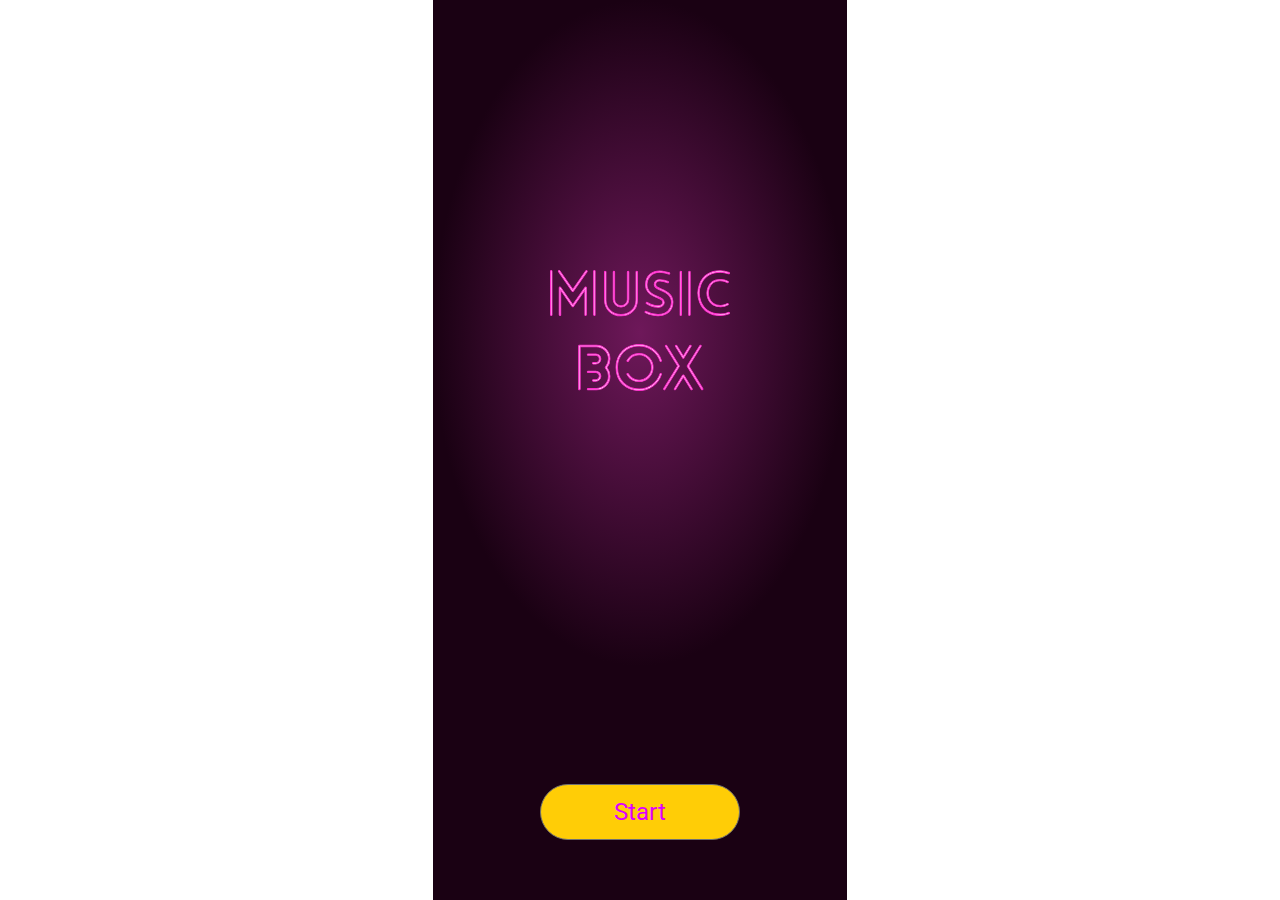
<file: index.html>
<!DOCTYPE html>
<html lang="ko">
<head>
  <meta charset="UTF-8">
  <meta http-equiv="X-UA-Compatible" content="IE=edge">
  <meta name="viewport" content="width=device-width, initial-scale=1.0">
  <title>뮤직박스 - 시작(landing)</title>
  <link rel="stylesheet" href="css/reset.css">
  <link rel="stylesheet" href="css/common.css">
  <link rel="stylesheet" href="css/landing.css">
<script src="https://code.jquery.com/jquery-3.6.0.min.js"></script>
<script>
  $(function(){
    setInterval(goNext,5000);
    $('button').on('click',goNext);
    function goNext(){
      location.href = 'tutorial1.html';
    }
  });
</script>
</head>
<body>
  <div id="wrap">
    <header>
      <h1 class="tac"><img src="img/ms.svg" alt="music box"></h1>
    </header>
    <section>
      <h2 class="hide">start 버튼을 클릭하거나 5초 뒤에 다음 페이지로 이동합니다. </h2>
      <p class="tac"><button>Start</button></p>
    </section>
    <footer>
      <p class="hide">copyright &copy; MUSIC BOX since 2021.9</p>
    </footer>
  </div>
</body>
</html>
</file>
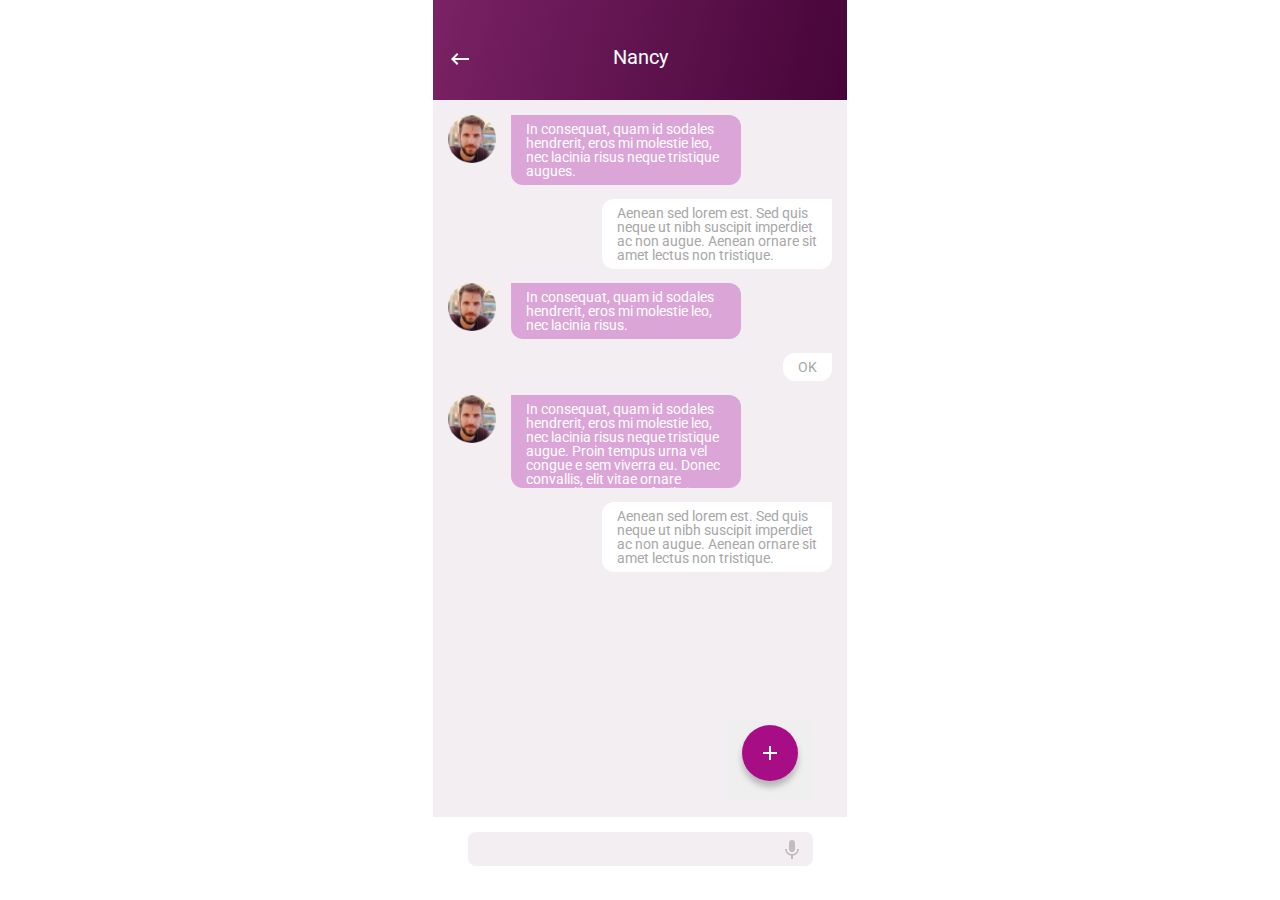
<file: chat1.html>
<!DOCTYPE html>
<html lang="ko">

<head>
  <meta charset="UTF-8">
  <meta http-equiv="X-UA-Compatible" content="IE=edge">
  <meta name="viewport" content="width=device-width, initial-scale=1.0">
  <title>뮤직박스 - 친구와 대화</title>
  <link rel="stylesheet" href="css/reset.css">
  <link rel="stylesheet" href="css/common.css">
  <link rel="stylesheet" href="css/main.css">
  <link rel="stylesheet" href="css/chat.css">
  <script src="https://code.jquery.com/jquery-3.6.0.min.js"></script>
  <script src="js/common.js"></script>
  <script src="js/chat.js"></script>

</head>

<body>
  <div id="wrap">
    <header>
      <h1 class="tac">Nancy</h1>
      <button class="btn-back"><img src="img5/ic-back.svg" alt="뒤로가기"></button>
    </header>
    <section>
      <h2 class="hide">친구와 대화</h2>
      <ul class="chat-list">
        <li class="you">
          <img src="img4/fr1.png" alt="Nancy">
          <p>In consequat, quam id sodales hendrerit, eros mi molestie leo, nec lacinia risus neque tristique augues.
          </p>
        </li>
        <li class="me">
          <p> Aenean sed lorem est. Sed quis neque ut nibh suscipit imperdiet ac non augue. Aenean ornare sit
            amet lectus non tristique.</p>
        </li>
        <li class="you">
          <img src="img4/fr1.png" alt="Nancy">
          <p>In consequat, quam id sodales hendrerit, eros mi molestie leo, nec lacinia risus.</p>
        </li>
        <li class="me">
          <p>OK</p>
        </li>
        <li class="you">
          <img src="img4/fr1.png" alt="Nancy">
          <p>In consequat, quam id sodales hendrerit, eros mi molestie leo, nec lacinia risus neque tristique augue.
            Proin tempus urna vel congue e sem viverra eu. Donec convallis, elit vitae ornare cursus, libero purus
            facilisis felis, a volutpat metus tortor bibendum elit. Integer nec mi eleifend, fermentum lorem vitae,
            finibus neque. Cras accumsan pretium dignissim. Curabitur a orci lorem. Phasellus tempor dolor vel odio
            efficitur, ac sollicitudin ipsum feugiat. Proin feugiat aliquet turpis, et rhoncus nibh elementum quis.</p>
        </li>
        <li class="me">
          <p>Aenean sed lorem est. Sed quis neque ut nibh suscipit imperdiet ac non augue. Aenean ornare sit
            amet lectus non tristique. </p>
        </li>
      </ul>
      <div id="add">
        <div class="in-add">
          <button class="btn-add"><img src="img5/btn-float-act.svg" alt="친구초대"></button>
          <ul>
            <li><a href="#"><img src="img4/fr2.png" alt="친구2"></a></li>
            <li><a href="#"><img src="img4/fr3.png" alt="친구3"></a></li>
            <li><a href="#"><img src="img4/fr4.png" alt="친구4"></a></li>
          </ul>
        </div>
      </div>
      <div class="input">
        <form>
          <label for="message" class="hide">메시지 입력</label>
          <input type="text" id="message" name="mymessage">
          <button class="btn-mic" type="button"><img src="img5/ic-mic.svg" alt="음성입력"></button>
        </form>
      </div>
    </section>
    <footer>
      <p class="hide">copyright &copy; MUSIC BOX since 2021.9</p>
    </footer>
  </div>
</body>

</html>
</file>
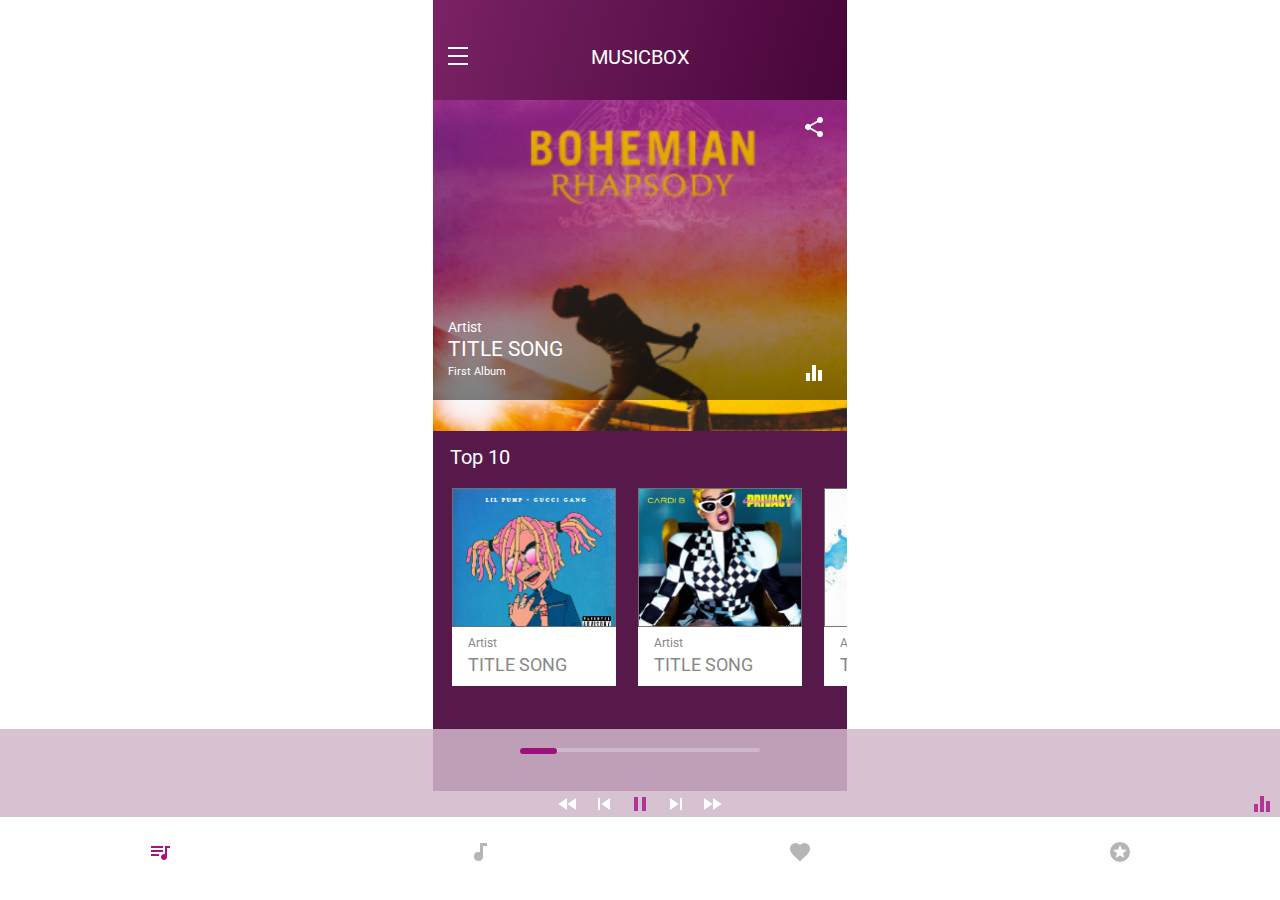
<file: content1.html>
<!DOCTYPE html>
<html lang="ko">

<head>
  <meta charset="UTF-8">
  <meta http-equiv="X-UA-Compatible" content="IE=edge">
  <meta name="viewport" content="width=device-width, initial-scale=1.0">
  <title>뮤직박스 - 메인</title>
  <link rel="stylesheet" href="css/reset.css">
  <link rel="stylesheet" href="css/common.css">
  <link rel="stylesheet" href="css/main.css">
  <link rel="stylesheet" href="css/contents.css">
  <script src="https://code.jquery.com/jquery-3.6.0.min.js"></script>
  <script src="js/common.js"></script>
  <script src="https://raw.githubusercontent.com/tobia/Pause/master/jquery.pause.js"></script>
  <script src="js/mpaly.js"></script>
  <script src="js/share.js"></script>
</head>

<body>
  <div id="wrap">
    <header>
      <h1 class="tac">MUSICBOX</h1>
      <button class="btn-menu"><img src="img/ic-menu.svg" alt="전체메뉴보기"></button>
      <nav id="gnb">
        <ul>
          <li><a href="main.html">홈</a></li>
          <li><a href="#">내정보</a></li>
          <li><a href="#">플레이 리스트</a></li>
        </ul>
      </nav>
    </header>
    <section>
      <h2 class="hide">앨범 상세보기</h2>
      <div class="detail">
        <img src="img/hit-1.png" alt="앨범1">
        <div class="txtBox">
          <p class="a-name">Artist</p>
          <p class="a-tit">TITLE SONG</p>
          <p class="a-name2">First Album</p>
        </div>
        <button class="btn-share"><img src="img3/share.svg" alt="공유하기"></button>
        <button class="btn-vol"><img src="img3/baseline-equalizer-24px.svg" alt="음향조절"></button>
      </div>
    </section>
    <section>
      <h2>Top 10</h2>
      <div class="wrap">
        <ul class="top_list">
          <li><a href="#">
              <div class="img_box"><img src="img/top-1.png" alt="앨범1"></div>
              <div class="txt_box">
                <p class="a-name">Artist</p>
                <p class="a-tit">TITLE SONG</p>
              </div>
            </a>
          </li>
          <li><a href="#">
              <div class="img_box"><img src="img/top-2.png" alt="앨범2"></div>
              <div class="txt_box">
                <p class="a-name">Artist</p>
                <p class="a-tit">TITLE SONG</p>
              </div>
            </a>
          </li>
          <li><a href="#">
              <div class="img_box"><img src="img/top-3.png" alt="앨범3"></div>
              <div class="txt_box">
                <p class="a-name">Artist</p>
                <p class="a-tit">TITLE SONG</p>
              </div>
            </a>
          </li>
          <li><a href="#">
              <div class="img_box"><img src="img/top-4.png" alt="앨범4"></div>
              <div class="txt_box">
                <p class="a-name">Artist</p>
                <p class="a-tit">TITLE SONG</p>
              </div>
            </a>
          </li>
        </ul>
      </div>
    </section>
    <div class="music-controls">
      <div class="progress">
        <div class="progressbar"></div></div>
        <ul>
          <li><button class="btn_rewind"><img src="img3/fast_rewind.svg" alt="빨리감기"></button></li>
          <li><button class="btn_skip"><img src="img3/baseline-skip_previous-24px.svg" alt="뒤로가기"></button></li>
          <li><button class="btn_pause"><img src="img3/pause.svg" alt="일시정지"></button></li>
          <li><button class="btn_next"><img src="img3/skip_next.svg" alt="앞으로가기"></button></li>
          <li><button class="btn_forward"><img src="img3/fast_forward.svg" alt="건너뛰기"></button></li>
          <li><button class="btn_equalizer"><img src="img3/baseline-equalizer-24px-1.svg" alt="음향조절"></button></li>
        </ul>
      
    </div>
    <nav id="tab">
      <ul>
        <li><a href="main.html"><img src="img/ic-music1.svg" alt="재생목록"></a></li>
        <li><a href="#"><img src="img/ic-music2.svg" alt="음악듣기"></a></li>
        <li><a href="#"><img src="img/ic-music3.svg" alt="관심목록"></a></li>
        <li><a href="#"><img src="img/ic-music4.svg" alt="베스트"></a></li>
      </ul>
    </nav>
    <div id="friend-list" class="modal">
      <div class="list-wrap">
        <button class="close"><img src="img3/x.svg" alt="닫기"></button>
        <form><label for="search">
          <input type="text" id="search"></label>
          <button type="button" class="search" ><img src="img3/search.svg" alt="검색"></button>
        </form>
<div id="fr-ul">  <!-- jq로 load() -->

</div>
      </div>
    </div>
    <footer>
      <p class="hide">copyright &copy; MUSIC BOX since 2021.9</p>
    </footer>
  </div>
</body>

</html>
</file>
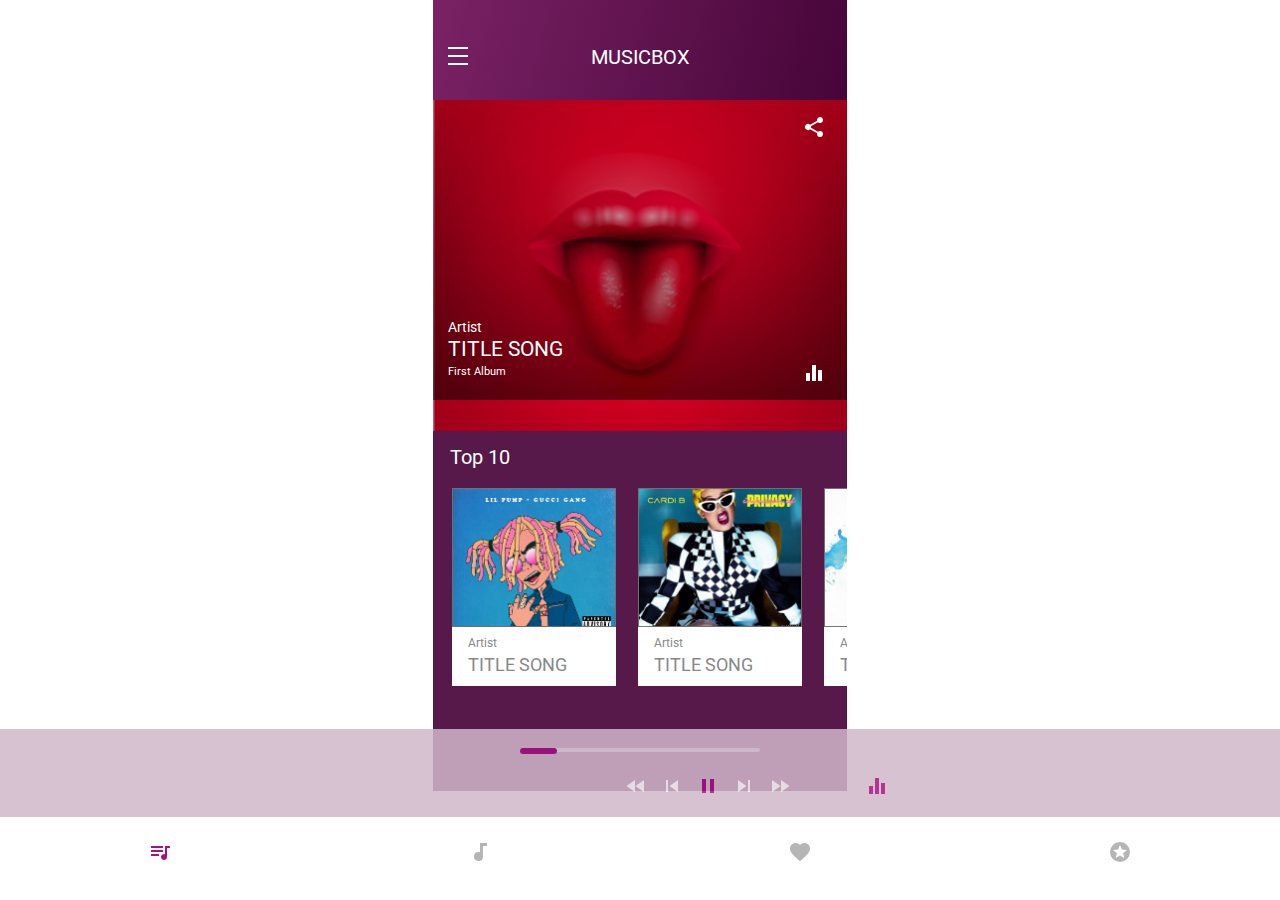
<file: content2.html>
<!DOCTYPE html>
<html lang="ko">

<head>
  <meta charset="UTF-8">
  <meta http-equiv="X-UA-Compatible" content="IE=edge">
  <meta name="viewport" content="width=device-width, initial-scale=1.0">
  <title>뮤직박스 - 메인</title>
  <link rel="stylesheet" href="css/reset.css">
  <link rel="stylesheet" href="css/common.css">
  <link rel="stylesheet" href="css/main.css">
  <link rel="stylesheet" href="css/contents.css">
  <script src="https://code.jquery.com/jquery-3.6.0.min.js"></script>
  <script src="js/common.js"></script>
  <script src="https://raw.githubusercontent.com/tobia/Pause/master/jquery.pause.js"></script>
  <script src="js/mpaly.js"></script>
  <script src="js/share.js"></script>
</head>

<body>
  <div id="wrap">
    <header>
      <h1 class="tac">MUSICBOX</h1>
      <button class="btn-menu"><img src="img/ic-menu.svg" alt="전체메뉴보기"></button>
      <nav id="gnb">
        <ul>
          <li><a href="main.html">홈</a></li>
          <li><a href="#">내정보</a></li>
          <li><a href="#">플레이 리스트</a></li>
        </ul>
      </nav>
    </header>
    <section>
      <h2 class="hide">앨범 상세보기</h2>
      <div class="detail">
        <img src="img/hit-2.png" alt="앨범1">
        <div class="txtBox">
          <p class="a-name">Artist</p>
          <p class="a-tit">TITLE SONG</p>
          <p class="a-name2">First Album</p>
        </div>
        <button class="btn-share"><img src="img3/share.svg" alt="공유하기"></button>
        <button class="btn-vol"><img src="img3/baseline-equalizer-24px.svg" alt="음향조절"></button>
      </div>
    </section>
    <section>
      <h2>Top 10</h2>
      <div class="wrap">
        <ul class="top_list">
          <li><a href="#">
              <div class="img_box"><img src="img/top-1.png" alt="앨범1"></div>
              <div class="txt_box">
                <p class="a-name">Artist</p>
                <p class="a-tit">TITLE SONG</p>
              </div>
            </a>
          </li>
          <li><a href="#">
              <div class="img_box"><img src="img/top-2.png" alt="앨범2"></div>
              <div class="txt_box">
                <p class="a-name">Artist</p>
                <p class="a-tit">TITLE SONG</p>
              </div>
            </a>
          </li>
          <li><a href="#">
              <div class="img_box"><img src="img/top-3.png" alt="앨범3"></div>
              <div class="txt_box">
                <p class="a-name">Artist</p>
                <p class="a-tit">TITLE SONG</p>
              </div>
            </a>
          </li>
          <li><a href="#">
              <div class="img_box"><img src="img/top-4.png" alt="앨범4"></div>
              <div class="txt_box">
                <p class="a-name">Artist</p>
                <p class="a-tit">TITLE SONG</p>
              </div>
            </a>
          </li>
        </ul>
      </div>
    </section>
    <div class="music-controls">
      <div class="progress">
        <div class="progressbar"></div>
        <ul>
          <li><button class="btn_rewind"><img src="img3/fast_rewind.svg" alt="빨리감기"></button></li>
          <li><button class="btn_skip"><img src="img3/baseline-skip_previous-24px.svg" alt="뒤로가기"></button></li>
          <li><button class="btn_pause"><img src="img3/pause.svg" alt="일시정지"></button></li>
          <li><button class="btn_next"><img src="img3/skip_next.svg" alt="앞으로가기"></button></li>
          <li><button class="btn_forward"><img src="img3/fast_forward.svg" alt="건너뛰기"></button></li>
          <li><button class="btn_equalizer"><img src="img3/baseline-equalizer-24px-1.svg" alt="음향조절"></button></li>
        </ul>
      </div>
    </div>
    <nav id="tab">
      <ul>
        <li><a href="main.html"><img src="img/ic-music1.svg" alt="재생목록"></a></li>
        <li><a href="#"><img src="img/ic-music2.svg" alt="음악듣기"></a></li>
        <li><a href="#"><img src="img/ic-music3.svg" alt="관심목록"></a></li>
        <li><a href="#"><img src="img/ic-music4.svg" alt="베스트"></a></li>
      </ul>
    </nav>
    <div id="friend-list" class="modal">
      <div class="list-wrap">
        <button class="close"><img src="img3/x.svg" alt="닫기"></button>
        <form><label for="search">
          <input type="text" id="search"></label>
          <button type="button" class="search" ><img src="img3/search.svg" alt="검색"></button>
        </form>
        <div id="fr-ul">
  
        </div>
      </div>
    </div>
    <footer>
      <p class="hide">copyright &copy; MUSIC BOX since 2021.9</p>
    </footer>
  </div>
</body>

</html>
</file>
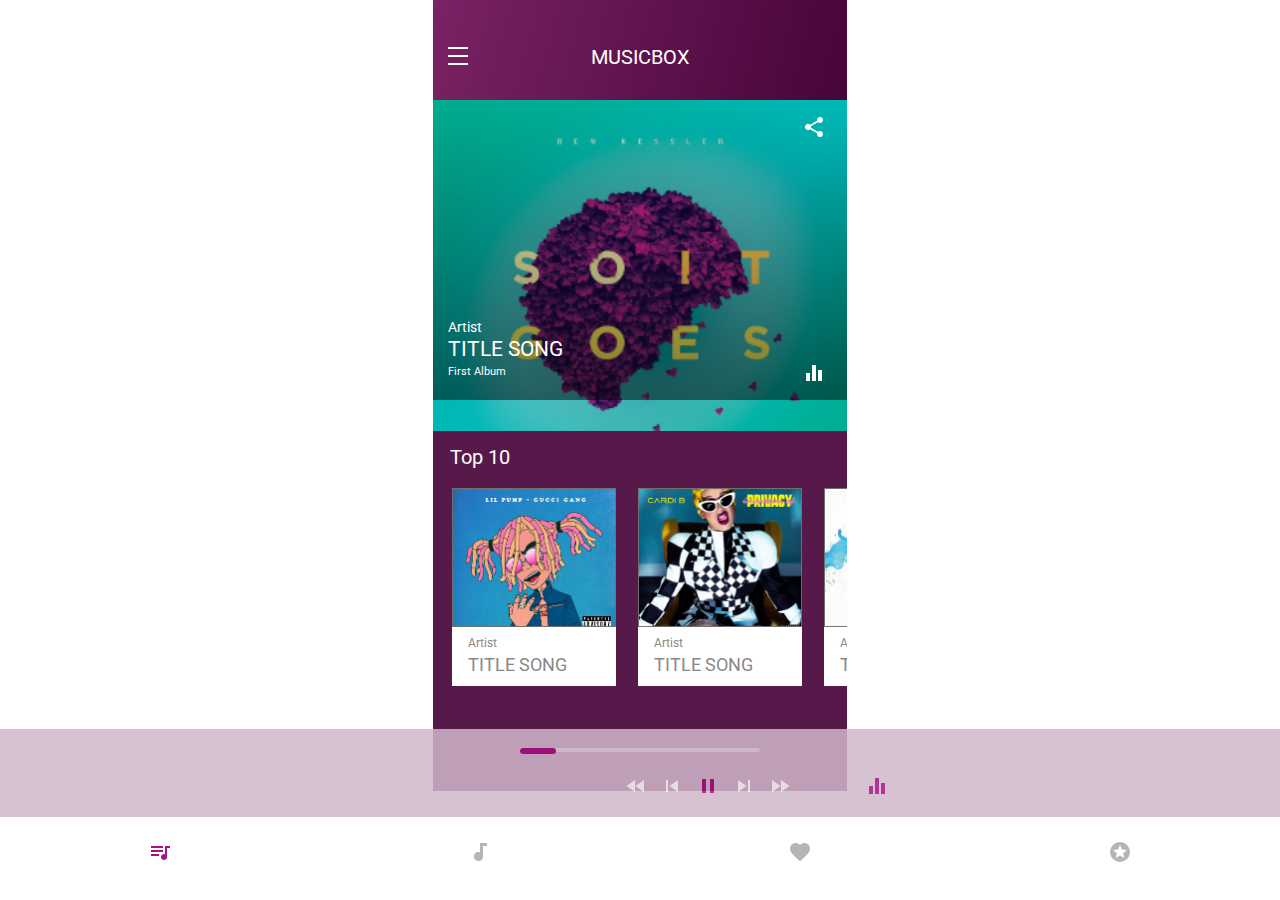
<file: content3.html>
<!DOCTYPE html>
<html lang="ko">

<head>
  <meta charset="UTF-8">
  <meta http-equiv="X-UA-Compatible" content="IE=edge">
  <meta name="viewport" content="width=device-width, initial-scale=1.0">
  <title>뮤직박스 - 메인</title>
  <link rel="stylesheet" href="css/reset.css">
  <link rel="stylesheet" href="css/common.css">
  <link rel="stylesheet" href="css/main.css">
  <link rel="stylesheet" href="css/contents.css">
  <script src="https://code.jquery.com/jquery-3.6.0.min.js"></script>
  <script src="js/common.js"></script>
  <script src="https://raw.githubusercontent.com/tobia/Pause/master/jquery.pause.js"></script>
  <script src="js/mpaly.js"></script>
  <script src="js/share.js"></script>

</head>

<body>
  <div id="wrap">
    <header>
      <h1 class="tac">MUSICBOX</h1>
      <button class="btn-menu"><img src="img/ic-menu.svg" alt="전체메뉴보기"></button>
      <nav id="gnb">
        <ul>
          <li><a href="main.html">홈</a></li>
          <li><a href="#">내정보</a></li>
          <li><a href="#">플레이 리스트</a></li>
        </ul>
      </nav>
    </header>
    <section>
      <h2 class="hide">앨범 상세보기</h2>
      <div class="detail">
        <img src="img/hit-3.png" alt="앨범1">
        <div class="txtBox">
          <p class="a-name">Artist</p>
          <p class="a-tit">TITLE SONG</p>
          <p class="a-name2">First Album</p>
        </div>
        <button class="btn-share"><img src="img3/share.svg" alt="공유하기"></button>
        <button class="btn-vol"><img src="img3/baseline-equalizer-24px.svg" alt="음향조절"></button>
      </div>
    </section>
    <section>
      <h2>Top 10</h2>
      <div class="wrap">
        <ul class="top_list">
          <li><a href="#">
              <div class="img_box"><img src="img/top-1.png" alt="앨범1"></div>
              <div class="txt_box">
                <p class="a-name">Artist</p>
                <p class="a-tit">TITLE SONG</p>
              </div>
            </a>
          </li>
          <li><a href="#">
              <div class="img_box"><img src="img/top-2.png" alt="앨범2"></div>
              <div class="txt_box">
                <p class="a-name">Artist</p>
                <p class="a-tit">TITLE SONG</p>
              </div>
            </a>
          </li>
          <li><a href="#">
              <div class="img_box"><img src="img/top-3.png" alt="앨범3"></div>
              <div class="txt_box">
                <p class="a-name">Artist</p>
                <p class="a-tit">TITLE SONG</p>
              </div>
            </a>
          </li>
          <li><a href="#">
              <div class="img_box"><img src="img/top-4.png" alt="앨범4"></div>
              <div class="txt_box">
                <p class="a-name">Artist</p>
                <p class="a-tit">TITLE SONG</p>
              </div>
            </a>
          </li>
        </ul>
      </div>
    </section>
    <div class="music-controls">
      <div class="progress">
        <div class="progressbar"></div>
        <ul>
          <li><button class="btn_rewind"><img src="img3/fast_rewind.svg" alt="빨리감기"></button></li>
          <li><button class="btn_skip"><img src="img3/baseline-skip_previous-24px.svg" alt="뒤로가기"></button></li>
          <li><button class="btn_pause"><img src="img3/pause.svg" alt="일시정지"></button></li>
          <li><button class="btn_next"><img src="img3/skip_next.svg" alt="앞으로가기"></button></li>
          <li><button class="btn_forward"><img src="img3/fast_forward.svg" alt="건너뛰기"></button></li>
          <li><button class="btn_equalizer"><img src="img3/baseline-equalizer-24px-1.svg" alt="음향조절"></button></li>
        </ul>
      </div>
    </div>
    <nav id="tab">
      <ul>
        <li><a href="main.html"><img src="img/ic-music1.svg" alt="재생목록"></a></li>
        <li><a href="#"><img src="img/ic-music2.svg" alt="음악듣기"></a></li>
        <li><a href="#"><img src="img/ic-music3.svg" alt="관심목록"></a></li>
        <li><a href="#"><img src="img/ic-music4.svg" alt="베스트"></a></li>
      </ul>
    </nav>
    <div id="friend-list" class="modal">
      <div class="list-wrap">
        <button class="close"><img src="img3/x.svg" alt="닫기"></button>
        <form><label for="search">
          <input type="text" id="search"></label>
          <button type="button" class="search" ><img src="img3/search.svg" alt="검색"></button>
        </form>
        <div id="fr-ul">
  
        </div>
      </div>
    </div>
    <footer>
      <p class="hide">copyright &copy; MUSIC BOX since 2021.9</p>
    </footer>
  </div>
</body>

</html>
</file>
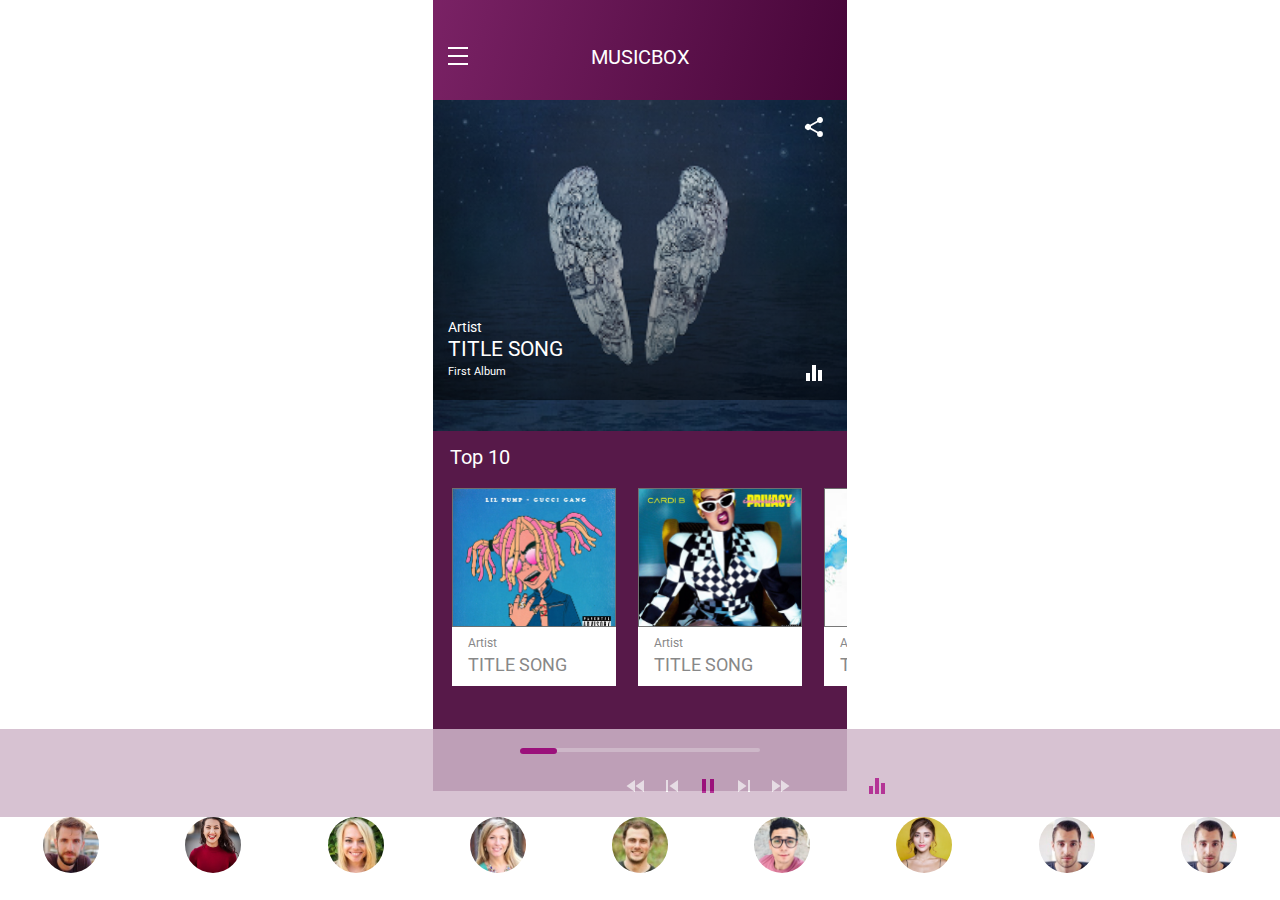
<file: content4.html>
<!DOCTYPE html>
<html lang="ko">

<head>
  <meta charset="UTF-8">
  <meta http-equiv="X-UA-Compatible" content="IE=edge">
  <meta name="viewport" content="width=device-width, initial-scale=1.0">
  <title>뮤직박스 - 메인</title>
  <link rel="stylesheet" href="css/reset.css">
  <link rel="stylesheet" href="css/common.css">
  <link rel="stylesheet" href="css/main.css">
  <link rel="stylesheet" href="css/contents.css">
  <script src="https://code.jquery.com/jquery-3.6.0.min.js"></script>
  <script src="js/common.js"></script>
  <script src="https://raw.githubusercontent.com/tobia/Pause/master/jquery.pause.js"></script>
  <script src="js/mpaly.js"></script>
  <script src="js/share.js"></script>

</head>

<body>
  <div id="wrap">
    <header>
      <h1 class="tac">MUSICBOX</h1>
      <button class="btn-menu"><img src="img/ic-menu.svg" alt="전체메뉴보기"></button>
      <nav id="gnb">
        <ul>
          <li><a href="main.html">홈</a></li>
          <li><a href="#">내정보</a></li>
          <li><a href="#">플레이 리스트</a></li>
        </ul>
      </nav>
    </header>
    <section>
      <h2 class="hide">앨범 상세보기</h2>
      <div class="detail">
        <img src="img/hit-4.png" alt="앨범1">
        <div class="txtBox">
          <p class="a-name">Artist</p>
          <p class="a-tit">TITLE SONG</p>
          <p class="a-name2">First Album</p>
        </div>
        <button class="btn-share"><img src="img3/share.svg" alt="공유하기"></button>
        <button class="btn-vol"><img src="img3/baseline-equalizer-24px.svg" alt="음향조절"></button>
      </div>
    </section>
    <section>
      <h2>Top 10</h2>
      <div class="wrap">
        <ul class="top_list">
          <li><a href="#">
              <div class="img_box"><img src="img/top-1.png" alt="앨범1"></div>
              <div class="txt_box">
                <p class="a-name">Artist</p>
                <p class="a-tit">TITLE SONG</p>
              </div>
            </a>
          </li>
          <li><a href="#">
              <div class="img_box"><img src="img/top-2.png" alt="앨범2"></div>
              <div class="txt_box">
                <p class="a-name">Artist</p>
                <p class="a-tit">TITLE SONG</p>
              </div>
            </a>
          </li>
          <li><a href="#">
              <div class="img_box"><img src="img/top-3.png" alt="앨범3"></div>
              <div class="txt_box">
                <p class="a-name">Artist</p>
                <p class="a-tit">TITLE SONG</p>
              </div>
            </a>
          </li>
          <li><a href="#">
              <div class="img_box"><img src="img/top-4.png" alt="앨범4"></div>
              <div class="txt_box">
                <p class="a-name">Artist</p>
                <p class="a-tit">TITLE SONG</p>
              </div>
            </a>
          </li>
        </ul>
      </div>
    </section>
    <div class="music-controls">
      <div class="progress">
        <div class="progressbar"></div>
        <ul>
          <li><button class="btn_rewind"><img src="img3/fast_rewind.svg" alt="빨리감기"></button></li>
          <li><button class="btn_skip"><img src="img3/baseline-skip_previous-24px.svg" alt="뒤로가기"></button></li>
          <li><button class="btn_pause"><img src="img3/pause.svg" alt="일시정지"></button></li>
          <li><button class="btn_next"><img src="img3/skip_next.svg" alt="앞으로가기"></button></li>
          <li><button class="btn_forward"><img src="img3/fast_forward.svg" alt="건너뛰기"></button></li>
          <li><button class="btn_equalizer"><img src="img3/baseline-equalizer-24px-1.svg" alt="음향조절"></button></li>
        </ul>
      </div>
    </div>
    <nav id="tab">
      <div id="fr-ul">
  
      </div>
    </nav>
    <div id="friend-list" class="modal">
      <div class="list-wrap">
        <button class="close"><img src="img3/x.svg" alt="닫기"></button>
        <form><label for="search">
          <input type="text" id="search"></label>
          <button type="button" class="search" ><img src="img3/search.svg" alt="검색"></button>
        </form>
        
      </div>
    </div>
    <footer>
      <p class="hide">copyright &copy; MUSIC BOX since 2021.9</p>
    </footer>
  </div>
</body>

</html>
</file>
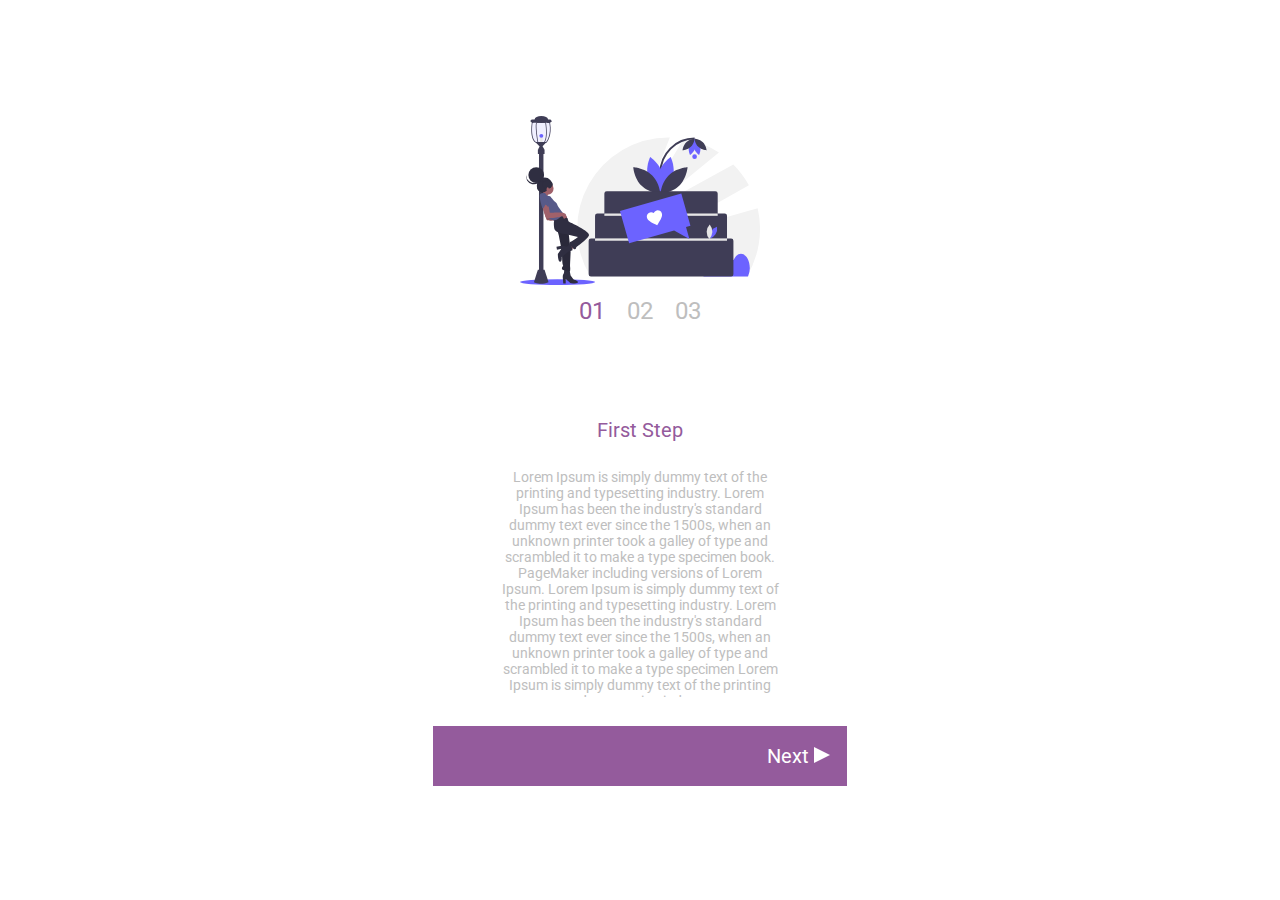
<file: tutorial1.html>
<!DOCTYPE html>
<html lang="ko">
<head>
  <meta charset="UTF-8">
  <meta http-equiv="X-UA-Compatible" content="IE=edge">
  <meta name="viewport" content="width=device-width, initial-scale=1.0">
  <title>뮤직박스 - 튜토리얼1</title>
  <link rel="stylesheet" href="css/reset.css">
  <link rel="stylesheet" href="css/common.css">
  <link rel="stylesheet" href="css/tuto.css">
  <script src="https://code.jquery.com/jquery-3.6.0.min.js"></script>
  <script>
    $(function(){
      
      $('.btn-next').on('click',goNext);
      function goNext(){
        location.href = 'tutorial2.html';
      }
    });
  </script>
</head>
<body>
  <div id="wrap">
    <header>
      <h1 class="hide">뮤직 박스</h1>
    </header>
    <section>
      <div class="cont tac">
        <h2>First Step</h2>
        <div class="desc">
          Lorem Ipsum is simply dummy text of the printing and typesetting industry. Lorem Ipsum has been the industry's standard dummy text ever since the 1500s, when an unknown printer took a galley of type and scrambled it to make a type specimen book. PageMaker including versions of Lorem Ipsum. Lorem Ipsum is simply dummy text of the printing and typesetting industry. Lorem Ipsum has been the industry's standard dummy text ever since the 1500s, when an unknown printer took a galley of type and scrambled it to make a type specimen Lorem Ipsum is simply dummy text of the printing and typesetting industry.
        </div>
      </div>
      <div class="loc tac">
        <img src="img/tuto-1.svg" alt="이미지">
        <ul>
          <li class="act">01</li>
          <li>02</li>
          <li>03</li>
        </ul>
      </div>
      <div class="btns">
        <button class="btn-next">Next <img src="img/ic-next.svg" alt="next"></button>
      </div>
    </section>
    <footer>
      <p class="hide">copyright &copy; MUSIC BOX since 2021.9</p>
    </footer>
  </div>
</body>
</html>
</file>
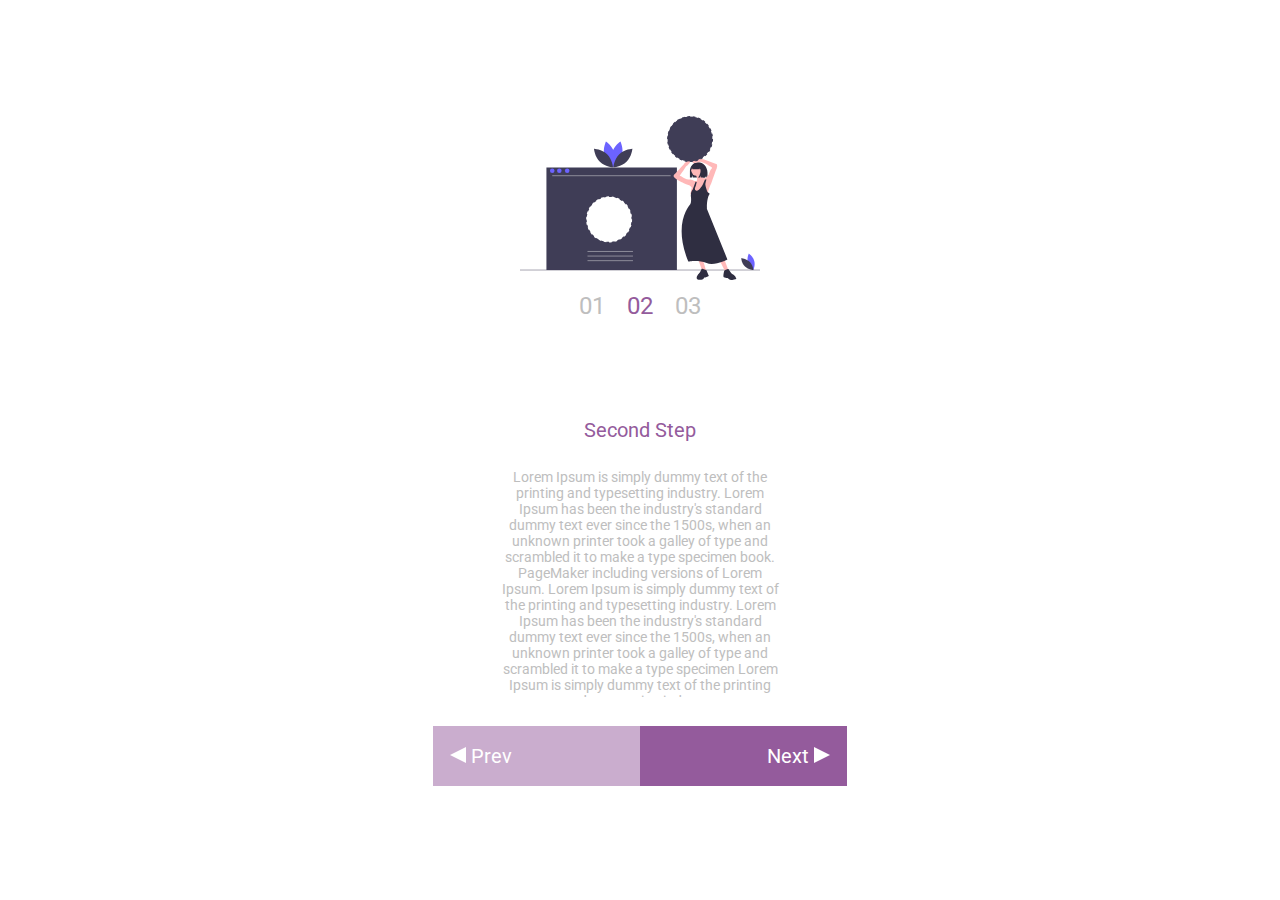
<file: tutorial2.html>
<!DOCTYPE html>
<html lang="ko">
<head>
  <meta charset="UTF-8">
  <meta http-equiv="X-UA-Compatible" content="IE=edge">
  <meta name="viewport" content="width=device-width, initial-scale=1.0">
  <title>뮤직박스 - 튜토리얼2</title>
  <link rel="stylesheet" href="css/reset.css">
  <link rel="stylesheet" href="css/common.css">
  <link rel="stylesheet" href="css/tuto.css">
  <script src="https://code.jquery.com/jquery-3.6.0.min.js"></script>
  <script>
    $(function(){
      
      $('.btn-next').on('click',goNext);
      function goNext(){
        location.href = 'tutorial3.html';
      }

      $('.btn-prev').on('click',goPrev);
      function goPrev(){
        history.go(-1);
      }
    });
  </script>
</head>
<body>
  <div id="wrap">
    <header>
      <h1 class="hide">뮤직 박스</h1>
    </header>
    <section>
      <div class="cont tac">
        <h2>Second Step</h2>
        <div class="desc">
          Lorem Ipsum is simply dummy text of the printing and typesetting industry. Lorem Ipsum has been the industry's standard dummy text ever since the 1500s, when an unknown printer took a galley of type and scrambled it to make a type specimen book. PageMaker including versions of Lorem Ipsum. Lorem Ipsum is simply dummy text of the printing and typesetting industry. Lorem Ipsum has been the industry's standard dummy text ever since the 1500s, when an unknown printer took a galley of type and scrambled it to make a type specimen Lorem Ipsum is simply dummy text of the printing and typesetting industry.
        </div>
      </div>
      <div class="loc tac">
        <img src="img/tuto-2.svg" alt="이미지">
        <ul>
          <li>01</li>
          <li class="act">02</li>
          <li>03</li>
        </ul>
      </div>
      <div class="btns">
        <button class="btn-prev"><img src="img/ic-next.svg" alt="이전으로 가기"> Prev </button>
        <button class="btn-next">Next <img src="img/ic-next.svg" alt="다름으로 가기"></button>
      </div>
    </section>
    <footer>
      <p class="hide">copyright &copy; MUSIC BOX since 2021.9</p>
    </footer>
  </div>
</body>
</html>
</file>
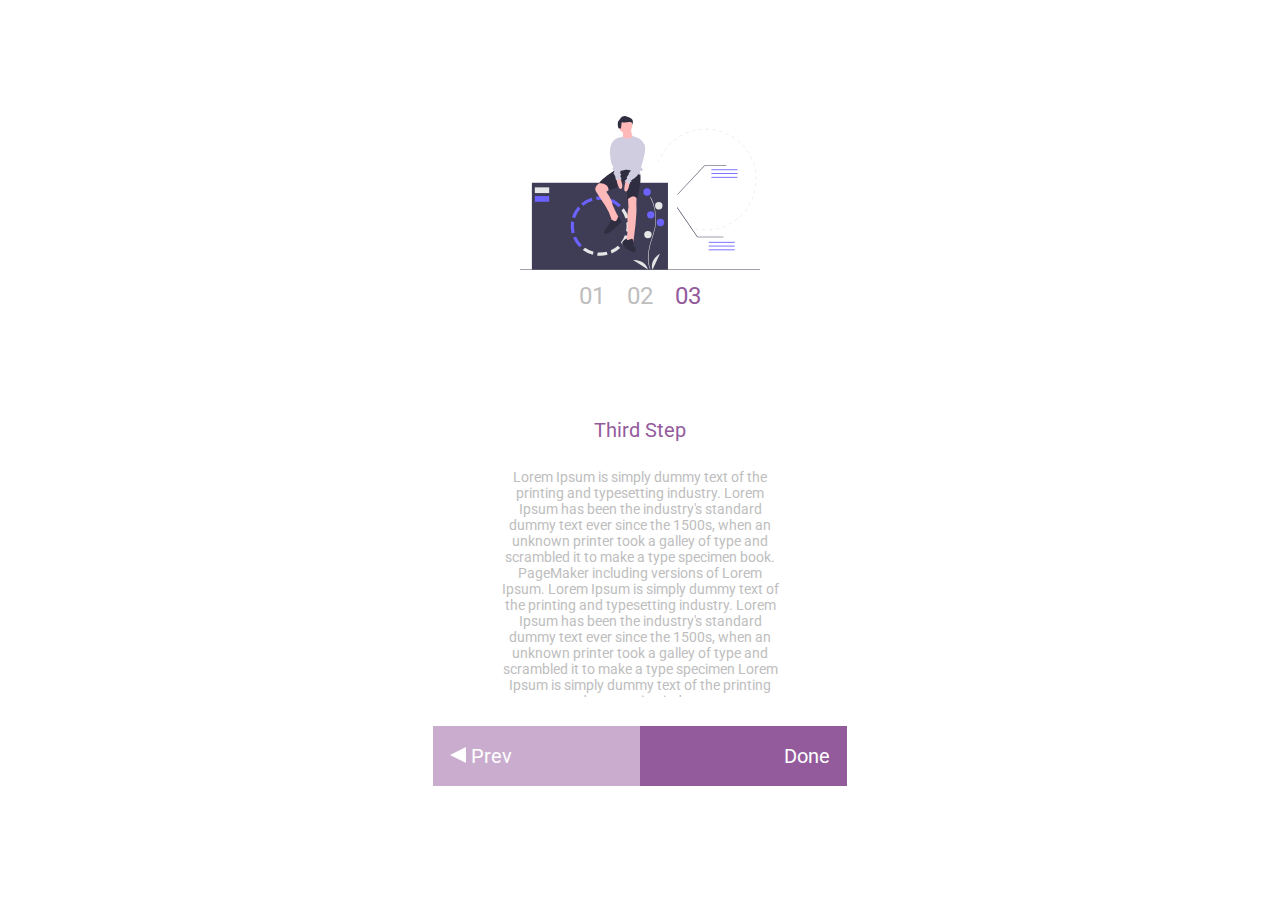
<file: tutorial3.html>
<!DOCTYPE html>
<html lang="ko">
<head>
  <meta charset="UTF-8">
  <meta http-equiv="X-UA-Compatible" content="IE=edge">
  <meta name="viewport" content="width=device-width, initial-scale=1.0">
  <title>뮤직박스 - 튜토리얼3</title>
  <link rel="stylesheet" href="css/reset.css">
  <link rel="stylesheet" href="css/common.css">
  <link rel="stylesheet" href="css/tuto.css">
  <script src="https://code.jquery.com/jquery-3.6.0.min.js"></script>
  <script>
    $(function(){
      
      $('.btn-next').on('click',goNext);
      function goNext(){
        location.href = 'main.html';
      }

      $('.btn-prev').on('click',goPrev);
      function goPrev(){
        history.go(-1);
      }
    });
  </script>
</head>
<body>
  <div id="wrap">
    <header>
      <h1 class="hide">뮤직 박스</h1>
    </header>
    <section>
      <div class="cont tac">
        <h2>Third Step</h2>
        <div class="desc">
          Lorem Ipsum is simply dummy text of the printing and typesetting industry. Lorem Ipsum has been the industry's standard dummy text ever since the 1500s, when an unknown printer took a galley of type and scrambled it to make a type specimen book. PageMaker including versions of Lorem Ipsum. Lorem Ipsum is simply dummy text of the printing and typesetting industry. Lorem Ipsum has been the industry's standard dummy text ever since the 1500s, when an unknown printer took a galley of type and scrambled it to make a type specimen Lorem Ipsum is simply dummy text of the printing and typesetting industry.
        </div>
      </div>
      <div class="loc tac">
        <img src="img/tuto-3.svg" alt="이미지">
        <ul>
          <li>01</li>
          <li>02</li>
          <li class="act">03</li>
        </ul>
      </div>
      <div class="btns">
        <button class="btn-prev"><img src="img/ic-next.svg" alt="이전으로 가기"> Prev </button>
        <button class="btn-next">Done</button>
      </div>
    </section>
    <footer>
      <p class="hide">copyright &copy; MUSIC BOX since 2021.9</p>
    </footer>
  </div>
</body>
</html>
</file>
<file: css/common.css>
@charset "utf-8";
@import url('https://fonts.googleapis.com/css2?family=Roboto:ital,wght@0,100;0,300;0,400;0,500;0,700;0,900;1,100;1,300;1,400;1,500;1,700;1,900&display=swap');

.hide{
  position: absolute;
  width: 0; height: 0;
  overflow: hidden;
}
body{
  font-family: 'Roboto', sans-serif;
}
#wrap{
  /* border: 1px solid red; */
  min-width: 375px;
   margin: auto;
   max-width: 414px;
}

a, button{
  color: inherit;
  font: inherit;
  cursor: pointer;
}
.tac{
  text-align: center;
}
</file>
<file: css/landing.css>
#wrap{
  background: #000 radial-gradient(closest-side at 50% 37%, #6E185A 0%, #1A0113 100%) 0% 0% no-repeat padding-box;
  min-height:100vh;
}
h1{
  padding-top: 270px;
}
section p{
  /* margin-top: 304px; */
  position: absolute; width: 100%;
  left: 0;
  bottom: 60px;
}
section p button{
  width: 200px;
  height: 56px;
  background: #FFCD06;
  border: 1px solid #707070;
  border-radius: 28px;
  color: #DD00FF;
  font-size: 24px;
}
</file>
<file: css/main.css>
header {
  height: 100px;
  background: linear-gradient(105deg, #7A2265, #460538);
  position: relative;
}

header h1 {
  font-size: 20px;
  color: #fff;
  padding-top: 47px;
}

header button {
  position: absolute;
  top: 47px;
  left: 15px;
  background: none;
  border: none;
  padding: 0;
}

header nav {
  display: none;
  background-color: #fff;
  position: absolute;
  top: 80px;
  left: 15px;
  z-index: 10;
  padding: 24px;
}

header nav a {
  background: #eee;
  display: block;
  padding: 15px;
  text-decoration: none;
}

nav a:hover {
  background: #ddd;
}
section{
  background: #571949;
}
section h2{
  font-size: 20px;
  color: #fff;
  padding-top:22px;
  padding-left: 17px;
  padding-bottom: 21px;
}
.top_list {
  display: flex;
  flex-wrap: wrap;
/*   padding-left: 15px; */
padding-bottom: 90px;
justify-content: space-around;
}
.top_list li{
  margin-left: 15px;
  margin-bottom: 15px;
  background-color: #fff;
}
.txt_box{
  padding: 7px 7px 12px 16px;
  color: #888888;
}
.top_list li a{
  text-decoration: none;
}
.a-name{
font-size: 12px;
padding-bottom: 7px;
}
.a-tit{
  font-size: 18px;
}
#tab {
  background-color: #fff;
  height: 83px;
  position: fixed;
  bottom: 0;
  left: 0;
  width: 100%;
}

#tab ul {
display: flex;
min-width: 375px;
  margin: auto;
}

#tab ul li {
  width: 25%;
  text-align: center;
  line-height: 83px;
}
</file>
<file: css/chat.css>
@charset "utf-8";

section {
  background: #F2EEF2;
  min-height: calc(100vh - 100px);
}

section .chat-list {
  padding: 15px;
  box-sizing: border-box;
}

section .chat-list li {
  padding-bottom: 14px;
  display: flex;
  font-size: 14px;
}

section .chat-list li p {
  padding: 7px 15px;
  max-width: 200px;
  max-height: 79px;
  overflow: hidden;
}

section .chat-list li.you {
  color: #fff;
}

section .chat-list li.you img {
  width: 48px;
  height: 48px;
  margin-right: 15px;
}

section .chat-list li.you p {
  background: #DCA5D7;
  border-radius: 0px 12px 12px 12px;
}

section .chat-list li.me {
  justify-content: end;
  color: #A7A7A7;
}

section .chat-list li.me p {
  background-color: #fff;
  border-radius: 12px 0px 12px 12px;
}

#add {
  position: fixed;
  bottom: 100px;
  left: 0;
  width: 100%;
}
#add .in-add{
  width: 345px;
  margin: auto;
  text-align: right;
}
#add .btn-add {
  border: transparent;
}
.btn-add img{transition: .2s;}
.btn-add img.ro{
  transform: rotate(45deg);
}

#add ul {
  display: none;
  position: relative;
  /* border: 1px solid red; */
}

#add ul li {
  position: absolute;
  top: -140px;
  right: 32px;
}

#add ul li:nth-child(2) {
  top: -100px;
  right: 95px;
}

#add ul li:nth-child(3) {
  top: -39px;
  right: 119px;
}

#add ul li img {
  width: 40px;
  height: 40px;
}

.input {
  background-color: #fff;
  height: 83px;
  position: fixed;
  bottom: 0;
  left: 0;
  width: 100%;
}

.input #message {
  width: 345px;
  height: 34px;
  border: transparent;
}

.input form {
  position: relative;
  width: 345px;
  margin: auto;
  margin-top: 15px;
}

.input input {
  width: 100%;
  box-sizing: border-box;
  background: #F2EEF2;
  border-radius: 8px;
}

.input .btn-mic {
  border: transparent;
  background-color: transparent;
  position: absolute;
  top: 5px;
  right: 3px;
}
</file>
<file: css/contents.css>
#wrap{
  overflow: hidden;
  position: relative;
}
.detail {
  position: relative;
  height: 300px;
}

.detail img {
  width: 100%;
}

.detail .txtBox {
  position: absolute;
  bottom: 0;
  left: 0;
  color: #fff;
  width: 100%;
  height: 100%;
  background: linear-gradient(transparent, rgba(0, 0, 0, 0.5));
  padding-top: 220px;
  box-sizing: border-box;
}

.detail .txtBox p {
  padding-left: 15px;
}

.detail .txtBox .a-name {
  font-size: 14px;
  padding-bottom: 0;
}

.detail .txtBox .a-tit {
  font-size: 21px;
  line-height: 1.5;
}

.detail .txtBox .a-name2 {
  font-size: 11px;
}

.detail button {
  position: absolute;
  right: 15px;
  background: transparent;
  border: transparent;
}

.btn-share {
  top: 14px;
}

.btn-vol {
  bottom: 11px
}

/* css로 슬릭기능 만들기(wrap으로 html에서 감싼 후 ) */
.wrap {
  overflow: auto;
}

.top_list {
  width: 180%;
}

.top_list li {
  width: 22%;
}

.top_list img {
  width: 100%;
}

section h2 {
  padding-top: 47px;
}

.music-controls {
  position: fixed;
  bottom: 83px;
  left: 0;
  width: 100%;
  height: 88px;
  background: #D1B8CB 0% 0% no-repeat padding-box;
  opacity: 0.85;
}

.progress {
  top: 671px;
  left: 68px;
  width: 240px;
  height: 4px;
  background: #E2D4DF 0% 0% no-repeat padding-box;
  border-radius: 18px;
  opacity: 1;
  margin: 20px auto;
}

.progressbar {
  top: 671px;
  left: 68px;
  width: 20px;
  height: 6px;
  background: #A71184 0% 0% no-repeat padding-box;
  border-radius: 18px;
  opacity: 1;
  margin-top: -1px;
  /* css로 animation주기 */
  /* animation-duration: 60s;
  animation-name: Mplay;
  animation-timing-function: linear;
  animation-fill-mode: forwards; */
}

.music-controls ul {
  display: flex;
  justify-content: center; 
  min-width: 375px; margin: auto;
  position: relative;
}

.music-controls ul button {
  background: transparent;
  border: transparent;
  padding-top: 20px;
}

.music-controls ul li:last-child {
  position: absolute;
  right: 0;

}

/* css로 animation주기 */
/* @keyframes Mplay{
  0%{
    width: 20px;
  }
  100%{
    width: 100%;
  }
} */
#friend-list {
  background-color: rgba(0, 0, 0, 0.5);
  position: absolute;
  left: 100%;
  top: 0;
  width: 100%;
}

#friend-list .list-wrap {
  background-color: #fff;
  width: 77%;
  margin-left: auto;
}

#friend-list button {
  background-color: transparent;
  border: transparent;
}

#friend-list button.close {
  float: right;
  padding: 11px;
}

#friend-list button.search {
  position: absolute;
  top: 9px;
  right: 9px;
}

#friend-list form {
  clear: both;
  width: 225px;
  margin: auto;
  position: relative;
  padding: 5px;
}

#friend-list form input {
  width: 100%;
  padding: 8px;
  box-sizing: border-box;
  border-radius: 8px;
  background: #F5EEF3 0% 0% no-repeat padding-box;
  border: 1px solid #B5B5B5;
  margin-bottom: 20px;
}
#friend-list ul {
  height: 100vh;
  overflow: scroll;
  padding-bottom: 150px;
  box-sizing: border-box;
}
#friend-list ul a{
  display: flex;
  align-items: center;
  text-decoration: none;
}
#friend-list ul li {
  padding: 12px 16px;
}

#friend-list ul li img {
width: 56px;
height: 56px;
padding-right: 14px;
}

#friend-list .mess .fr-name {
  color: #888888;
  font:  600 16px;
  padding-bottom: 6px;
}

#friend-list .mess .fr-comm {
  height:2em;
  overflow: hidden;
  color: #A7A7A7;
  font-size: 14px; line-height: 15px;
}
</file>
<file: css/tuto.css>
@charset "utf-8";
:root {
  --main-color: #945b9c;
  --sub-color: #BEBEBE;
}

section{
  position: relative;
}
.cont{
  padding-top: 420px;
}
.cont h2{
  font-size: 20px;
  color: var(--main-color);
}
.cont .desc{
  width: 281px; margin:29px auto;
  height: 228px;
  color: var(--sub-color);
  font-size: 14px;
  line-height: 16px;
  overflow: auto;
}

.loc{
  position: absolute; width: 100%;
  top: 0; left: 0;
}
.loc img{
  margin-top: 116px;
}
.loc ul{
  display: flex;
  justify-content: center;
}
.loc ul li{
  padding: 11px;
  color: var(--sub-color);
  font-size: 24px;
}
.loc ul li.act{
  color: var(--main-color);
}
.btns{
  height: 60px;
  background: var(--main-color);
}
.btns button{
  padding: 17px;
  width: 50%; height: 60px;
  background-color: transparent;
  border: 0;
  font-size: 20px;
  color: #fff;
}
.btns .btn-next{
  float: right;
  text-align: right;
}
.btns .btn-prev{
  float: left;
  text-align: left;
  background-color:rgba(255,255,255,0.5);
}
.btns .btn-prev img{
  transform: rotate(180deg);
}
</file>
